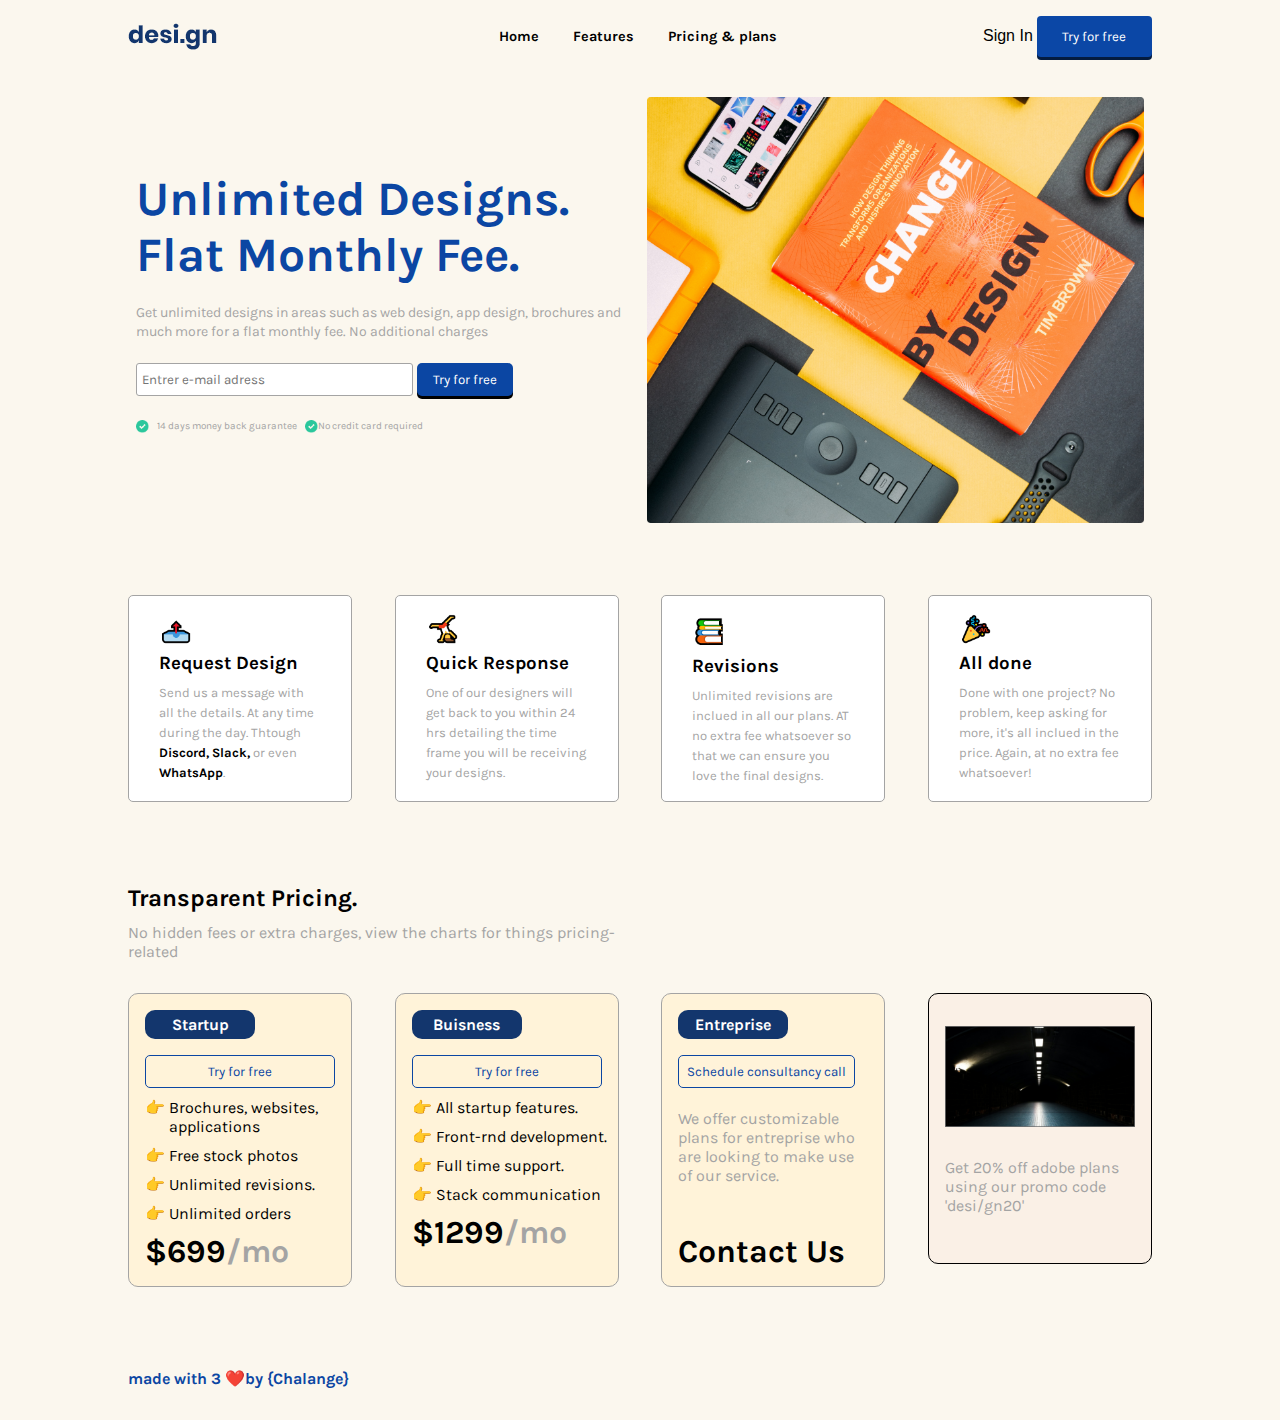
<file: index.html>
<!DOCTYPE html>
<html lang="en">


<head>
    <meta charset="UTF-8">
    <meta http-equiv="X-UA-Compatible" content="IE=edge">
    <meta name="viewport" content="width=device-width, initial-scale=1.0">
    <title>Brief-4</title>
    <link rel="icon" type="image/x-icon" href="images/icone.png">

    <link rel="stylesheet" href="styles/style.css">
</head>

<body>

    <div class="container">
 
        <header>


            <div class="logo"><img src="images/logo.png" alt="img1"></div>
             
            <ul class="head"> 
                <li><a href="#">Home</a></li>
                <li><a href="#">Features</a></li>
                <li><a href="#">Pricing & plans</a></li>
            </ul>


             

            <div class="user">
                <a class="signin" href="#">Sign In</a>
                <input type="submit" value="Try for free" class="bouton">
            </div>


        </header>



        <!--TAREK-->
            <table>
                <tr class="tr">
                    <td class="t1">
                        <h1>Unlimited Designs. <br>Flat Monthly Fee.</h1>
                        <p class="p">Get unlimited designs in areas such as web design, app design,
                            brochures and much more for a flat monthly fee. No additional charges</p>
                        <input type="email" placeholder="Entrer e-mail adress"><input type="submit" value="Try for free"
                            class="try">
                        <div class="cmt">
                            <img src="images/Checkmark.png" alt="Checkmark">
                            <span class="span-TA"> 14 days money back guarantee </span>
                            <img src="images/Checkmark.png" alt="Checkmark">
                            <span> No credit card required</span>
                        </div>
                    </td>
                    <td>
                        <img src="images/BGHero.png" alt="image">
                    </td>
                </tr>
            </table>



        <!-- ~~~~~~~~~~~~~~~ MEhdi ~~~~~~~~~~~~~~~ -->

        <section class="cartes-ME">
            <div class="carte-ME">
                <img src="images/📤.png" alt="icon">
                <h3>Request Design</h3>
                <p>Send us a message with all the details.
                    At any time during the day. Thtough <a href="#">Discord,</a> <a href="#">Slack,</a>
                    or even <a href="#">WhatsApp</a>.
                </p>
            </div>
            <div class="carte-ME">
                <img src="images/🤸.png" alt="icon">
                <h3>Quick Response</h3>
                <p>One of our designers will get back to you within 24 hrs
                    detailing the time frame you will be receiving your designs.
                </p>
            </div>
            <div class="carte-ME">
                <img src="images/📚.png" alt="icon">
                <h3>Revisions</h3>
                <p>Unlimited revisions are inclued in all our plans.
                    AT no extra fee whatsoever so that we can ensure you
                    love the final designs.
                </p>
            </div>
            <div class="carte-ME">
                <img src="images/🎉.png" alt="icon">
                <h3>All done</h3>
                <p>Done with one project? No problem, keep asking for more,
                    it's all inclued in the price.
                    Again, at no extra fee whatsoever!
                </p>
            </div>

        </section>
        <!-- ~~~~~~~~~~~~~~~ MEhdi ~~~~~~~~~~~~~~~ -->

        
        <!-- /* ~~~~~~~~~~~~~~~ Youssef ~~~~~~~~~~~~~~~  */ -->

        <section class="secondSection">
            <div>
                <h2>Transparent Pricing.</h2>
                
                <p class="NoHedden-YO">
                    No hidden fees or extra charges, view the charts for things pricing- <br>
                    related
                </p>
            </div>
            <div class="transparentPricing">
                <div class="transparentPricingCard">
                    <h4>Startup</h4>
                    <button class="btnBlue">Try for free</button>
                    <ul>
                        <li>Brochures, websites, applications</li>
                        <li>Free stock photos</li>
                        <li>Unlimited revisions.</li>
                        <li>Unlimited orders</li>
                    </ul>
                    <label>$699<span>/mo</span></label>
                </div>
                <div class="transparentPricingCard">
                    <h4>Buisness</h4>
                    <button class="btnBlue">Try for free</button>
                    <ul>
                        <li>All startup features.</li>
                        <li>Front-rnd development.</li>
                        <li>Full time support.</li>
                        <li>Stack communication</li>
                    </ul>
                    <label>$1299<span>/mo</span></label>
                </div>
                <div class="transparentPricingCard">
                    <h4>Entreprise</h4>
                    <div class="regle">
                        <button class="btnBlue">Schedule consultancy call</button>
                        <p>
                            We offer customizable plans for entreprise who are looking to make
                            use of our service.
                        </p>
                    </div>

                    <a class="contact-YO" href="contact.html">Contact Us</a>
                </div>
                <div class="transparentPricingCardWithImage">
                    <img src="./images/ads.png" alt="ads">
                    <p>
                        Get 20% off adobe plans using our promo code 'desi/gn20'
                    </p>
                </div>
            </div>
        </section>
        <footer>
            <span>made with 3 ❤️by {Chalange} </span>
        </footer>
        <!-- /* ~~~~~~~~~~~~~~~ Youssef ~~~~~~~~~~~~~~~  */ -->

    </div>

</body>

</html>
</file>
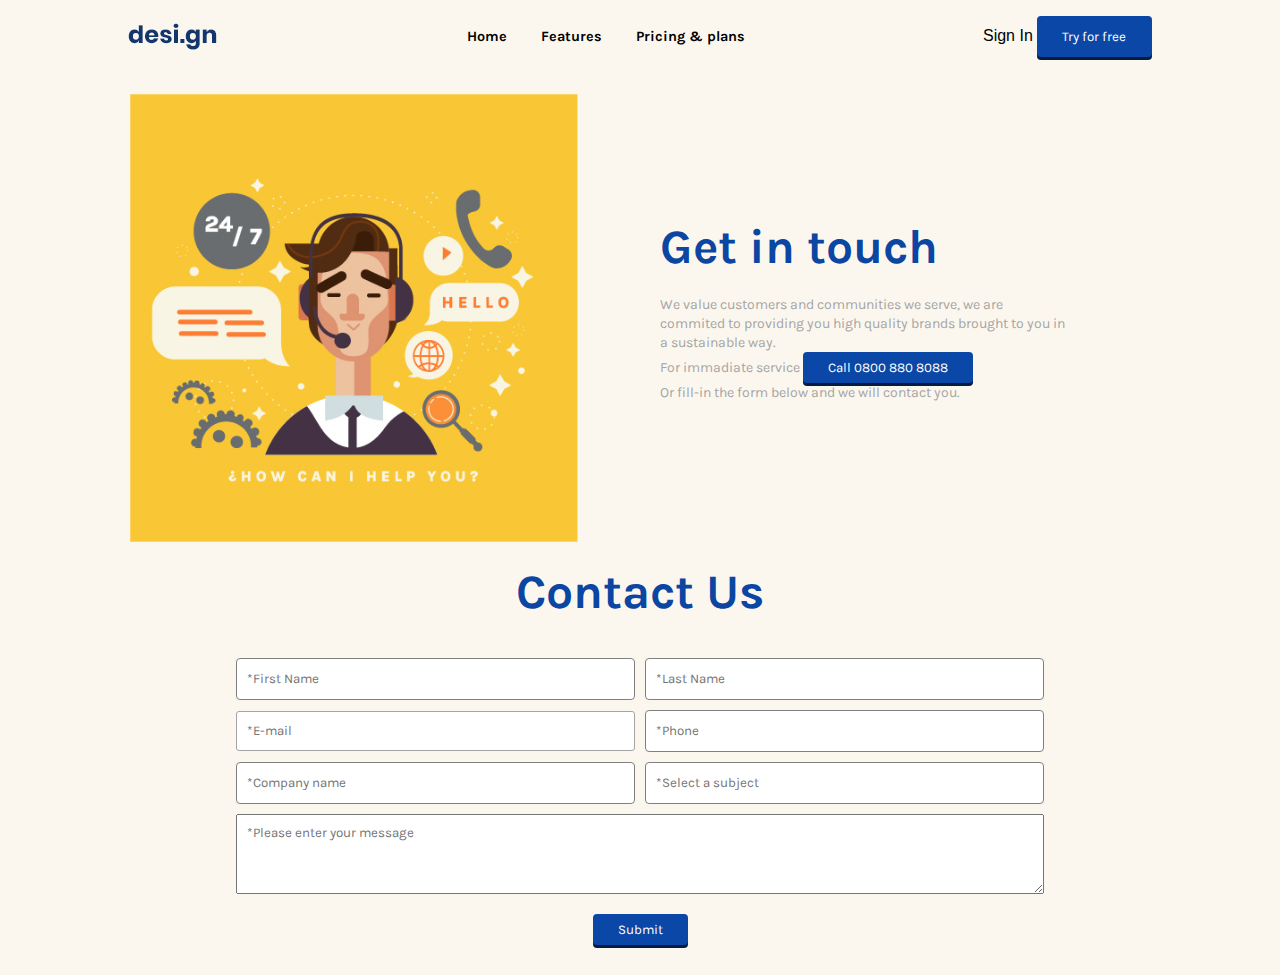
<file: contact.html>
<!DOCTYPE html>
<html lang="en">

<head>
    <meta charset="UTF-8">
    <meta http-equiv="X-UA-Compatible" content="IE=edge">
    <meta name="viewport" content="width=device-width, initial-scale=1.0">
    <title>Brief-4</title>
    <link rel="icon" type="image/x-icon" href="images/icone.png">
    <link rel="stylesheet" href="styles/style_contact.css">
    <link rel="stylesheet" href="styles/style.css">
</head>

<body>
    
    <div class="container">
         <header>
        <a href="index.html"><div class="logo"><img src="images/logo.png" alt="img1"></div></a>
            <ul class="head">
                <li><a href="#">Home</a></li>
                <li><a href="#">Features</a></li>
                <li><a href="#">Pricing & plans</a></li>
            </ul>
        <div class="user">
            <a class="signin" href="#">Sign In</a>
            <input type="submit" value="Try for free" class="bouton">
        </div>
         </header>

          <!--###### inahcauo's code ######-->

          <table class="top">
            <tr>
                <td>
                    <img src="images/contact.jpg" alt="img_contact">
                </td>
                <td class="t1">
                    <h1>Get in touch</h1>
                    <p class="p">We value customers and communities we serve, we are commited to providing you high quality brands brought to you in a 
                      sustainable way. <br>For immadiate service <input type="submit" value="Call 0800 880 8088" class="bouton"><br>
                      Or fill-in the form below and we will contact you.</p>                  
 
                </td>
            </tr>
          </table>


          <!-- ~~~~~~~~~~~~~~ start code abdellah ~~~~~~~~~~~~~~ -->

      <section class="Contact_US-AB">

          <h2 class="titel-AB">Contact Us</h2>
                    
          <div class="tabel-container-1-AB">

            <table class="Tabeld-AB">

                <tr>
                  <td><input type="text" placeholder="*First Name"/></td>
                  <td><input type="text" placeholder="*Last Name"/></td>
                </tr>

              <tr>
                  <td><input type="email" placeholder="*E-mail"/></td>
                  <td><input type="tel" placeholder="*Phone"/></td>
                </tr>

                <tr>
                  <td><input type="text" placeholder="*Company name"/></td>
                  <td><input type="text" placeholder="*Select a subject"/></td>
                </tr>

                <tr>
                  <td   colspan="2"><textarea class="messag-AB"    placeholder="*Please enter your message"></textarea></td>
                </tr>

             </table>

          </div>

          <div class="button-container-AB">
            
            <input type="submit" value="Submit" class="bouton">
             
          </div>


          

          
        </section>


    </div>

</body>

</html>
</file>
<file: styles/style.css>
/*
    RULES :
    1- use (rem) as unity 
    2- write comments

    COLORS:
    1-body background : #FBF7EE
    2-button & big-title (general color ) : #0B46A3
    
    Dimensions:
    1-width cards : 20%
    2-No margin for card just use [ display flex & space between ]

*/


@import url('https://fonts.googleapis.com/css2?family=Karla&display=swap');

:root{
    --WidthCard : 20%;
    --BodyBackground : #FBF7EE;
    --GeneralColor : #0B46A3;
    --pColor : #A4A4A4;
    --backgroundCard : #FFF3D9 ;
}


*{
    margin: 0;
    padding: 0;
    box-sizing: border-box;
    font-family: 'Karla', sans-serif;
}

body{
    background-color: var(--BodyBackground);
}

body .container{
    margin-top: 1rem;
    margin-left: 10%;
    margin-right: 10%;
    width: 80%;
}

header{
    display: flex;
    justify-content: space-between;
    align-items: center;
    margin-bottom: 2rem;
}
header div.logo{
    width: 15%;
}

header .head{
    display: flex;
    justify-content: center;
    align-items: center;
    
    list-style: none;
    font-weight: bold;
}
/* header .head li{
    padding: 4px 10px;
} */

header ul.head li a{
    text-decoration: none;
    color: black;
    transition: 0.5s;
    border-radius: 0.3rem;
    padding: .5rem 1rem;
}
header ul.head li a:hover{
    color: white;
    background-color: #375584;
}
header .head li{
    font-size: 90%;
    margin-right: 2px;
   
}

header a.signin{
    margin-left: -1vw;
    font-family: Verdana, Geneva, Tahoma, sans-serif;
    width: 20%;
    color: black;
    text-decoration: none;
    transition: 0.5s;
}
header a.signin:hover{
    background-color: #3e8e41;
    color: white;
    padding: 0.8vw;
    border-radius: 4px;
    border: none;
    box-shadow: 0 3px #041c40;
    transition: 0.4s;
}
header a.signin:active{
    box-shadow: 0 1px #041c40;
    transform: translateY(3px);
}
input.bouton{
    background-color: #0b47a6;
    color: white;
    padding: 1vw 2vw;
    border-radius: 4px;
    border: none;
    box-shadow: 0 3px #041c40;
    transition: 0.4s;
}
input.bouton:hover{
    background-color: #3e8e41;
}
input.bouton:active{
    box-shadow: 0 1px #041c40;
    transform: translateY(3px);
}
:root{
    --WidthCard : 20%;
    --BodyBackground : #FBF7EE;
    --GeneralColor : #0B46A3;
}


 
/* ~~~~~~~~~~~~~~~~~~~~~~~~~~~~~~~~~~end part asma ~~~~~~~~~~~~~~~~~~~~~~~~~~~~~~~~~~ */


/* ~~~~~~~~~~~~~~~~~~~~~~~~~~~~~~~~~~start part tareck ~~~~~~~~~~~~~~~~~~~~~~~~~~~~~~~~~~ */
img[alt='Checkmark']{
    width: 13px;
    align-items: center;
}
input[type="email"]{
    padding: 8px 120px 8px 5px;
    border-radius: 3px;
    border: 1px solid var(--pColor);
}
.try{
    background-color: var(--GeneralColor);
    color: white;
    border-radius: 4px;
    border: none;
    padding: 9px 16px;
    margin: 4px;
    box-shadow: 0px 3px black;
    border-radius: 5px;
    border: none;
}

.p{
    padding: 20px 0 18px 0;
    line-height: 1.2rem;
    font-size: 14px;
    color: var(--pColor);
}
.cmt{
    font-size: 10px;
    padding: 12px 0px;
    color: var(--pColor);
    display: flex;
    align-items: center;
}
.span-TA{
    padding: 8px;
}
tr td img{
    width: 100%;
}
.tr td{
    width: 50%;
    padding: 6px;
}
.t1{
    padding-right: 60px;
}
h1{
    color: #13366D;
    font-size: 44px;
}

/* ~~~~~~~~~~~~~~~~~~~~~~~~~~~~~~~~~~end part tareck ~~~~~~~~~~~~~~~~~~~~~~~~~~~~~~~~~~ */

/* ~~~~~~~~~~~~~~~~~~~~~~~~~~~~~~~~~~start part mehdi ~~~~~~~~~~~~~~~~~~~~~~~~~~~~~~~~~~ */


 
.cartes-ME{
    display: flex;
    margin-top: 60px;
    justify-content: space-between;
    flex-wrap: wrap;
}
.carte-ME{
    border: 1px solid var(--pColor);
    width: 14rem;
    line-height: 20px;
    background-color: white;
    padding: 15px 30px;
    border-radius: 5px;
    margin-bottom: 50px;
}
.carte-ME h3{
    margin: 4px 0 10px 0;
}
.carte-ME a{
    text-decoration: none;
}
.carte-ME p{
    font-size: small;
    color: var(--pColor);
}
.carte-ME img{
    width: 35px;
}
.carte-ME a{
    color: black;
    font-weight: bold;
}
/* ~~~~~~~~~~~~~~~~~~~~~~~~~~~~~~~~~~end part mehdi ~~~~~~~~~~~~~~~~~~~~~~~~~~~~~~~~~~ */
/* ~~~~~~~~~~~~~~~~~~~~~~~~~~~~~~~~~~start part youssef ~~~~~~~~~~~~~~~~~~~~~~~~~~~~~~~~~~ */
.secondSection{
    margin-top: 2rem;
    display: flex;
    flex-direction: column;
    justify-content: space-between;
    flex-wrap: wrap;
}
.secondSection div p{
    color: var(--pColor);
    margin-top: .7rem;
    margin-bottom: 2rem;
}
h1{
    color: var(--GeneralColor);
    font-size : 3rem;
    font-weight : bold;
}
.transparentPricing{
    display: flex;
    justify-content: space-between;
    flex-wrap: wrap;
}

.transparentPricingCard, .transparentPricingCardWithImage{
    background-color: var(--backgroundCard);
    border: 1px solid var(--pColor);
    border-radius: 10px;
    padding: 1rem;
    height: auto;
    width: 14rem;
}
.transparentPricingCard ul li{
    position: relative;
    list-style: none;
    width: 90%;
    left: 1.5rem;
    margin-bottom: 10px;
}
.transparentPricingCard button, .transparentPricingCardWithImage button{
    margin-top: 1rem;
}
.transparentPricingCard{
    display: flex;
    flex-direction: column;
    margin-bottom: 50px;
}
.transparentPricingCard label{
    color: #000000;
    font-weight: bold;
    font-size: 2rem;
    bottom: 0;
}
.transparentPricingCardWithImage img{
    width: 100%;
    margin: 1rem auto;
}
.transparentPricingCardWithImage{
    height: 75%;
    border: 1px solid black;
    background-color: linen;
}
.transparentPricingCardWithImage p{
    color: var(--pColor);
}
.transparentPricingCard h4{
    background-color: #13366d;
    color: white;
    border-radius: 10px;
    width: 110px;
    padding: 5px;
    text-align: center;

}
.btnBlue{
    border: 1px solid var(--GeneralColor);
    border-radius: 5px;
    color: var(--GeneralColor);
    background-color: transparent;
    padding: .5rem;
    margin-bottom: 10px;
}
.contact{
    margin-top: 3.2rem;
}
.btnBlue:hover {
    border: 1px solid white;
    background-color: var(--GeneralColor);
    color: white;
    font-weight: bold;
    transition: 0.3s;
}

.transparentPricingCard ul li::before{
    content: " 👉";
    position: absolute;
    left: -1.5rem;
}
label span{
    color: var(--pColor);
}
footer span{
    color: var(--GeneralColor);
    font-weight: bold;
}
footer{
    margin-top: 2rem;
    margin-bottom: 2rem;
}
.contact-YO{
    text-decoration: none;
    margin-top: auto;
    color: #000000;
    font-weight: bold;
    font-size: 2rem;
    bottom: 0;
}
.contact-YO:hover{
     color: rebeccapurple;
     text-decoration-line: underline;
}

/* ~~~~~~~~~~~~~~~~~~~~~~~~~~~~~~~~~~end part yessef ~~~~~~~~~~~~~~~~~~~~~~~~~~~~~~~~~~ */


/* ~~~~~~~~~~~~~~~~~~~~~~~~~~~~~~~~~~responsive~~~~~~~~~~~~~~~~~~~~~~~~~~~~~~~~~~ */






@media screen and (max-width: 820px){
    /* ~~~~~~~~~~~~~~~ asmaa ~~~~~~~~~~~~~~~  */

    header{
        display: flex;
        flex-direction: column;
        justify-content: center;
        text-align: center;
    }
    header div.logo{
        width: 50%;
        margin-bottom: 20px;
    }
    header ul.head{
        justify-content: space-between;
    }
    ul.head li{
        font-size: 20px;
        padding: 0px;
    }
    ul.head li a:hover , ul.head li a:active{
        background: none;
        color: black;
    }
    div.user{
        width: 100%;
        display: flex;
        flex-direction: column;
        justify-content: center;
    }
    a.signin{
        width: 100%;
        margin-top: 5%;
        margin-bottom: 10%;
        align-self: center;
        margin-left: 0;
    }
    a.signin:hover{
        background-color: #3e8e41;
        color: white;
        border-radius: 4px;
        border: none;
        box-shadow: 0 3px #041c40;
        transition: 0.4s;
        width: 100%;
    }
    div.user input.trial{
        justify-content: center;
    }


    /* ~~~~~~~~~~~~~~~ Tarek ~~~~~~~~~~~~~~~  */
    h1{
        text-align: center;
        font-size : 2rem;
    }
    p{
        margin-bottom: 1rem;
        text-align: center;
    }
    img[alt='logo']{
        padding-right: 0;
    }
    .t1{
        padding: 0;
    }
   .tr td{
        display: block;
        width: 100%;
    }
    .try{
        padding: 8px 4px;
    }
    input[type="email"]{
        padding: 8px 50px 8px 5px;
        margin-right: .5rem;
    }
/* ~~~~~~~~~~~~~~~ MEhdi ~~~~~~~~~~~~~~~  */
    .cartes-ME{
        flex-direction: column;
        align-items: center;
    }
    .carte-ME{
        margin-bottom: 10px;
        width: 90%;
    }
 
/* ~~~~~~~~~~~~~~~ YOUSSEF ~~~~~~~~~~~~~~~  */
.secondSection{
    flex-direction: column;
    align-items: center;
    width: 100%;
}
.secondSection div h1{
    text-align: center;
    font-size : 2rem;
}
.secondSection div p{
    margin-bottom: 1rem;
    text-align: center;
}
.transparentPricing{
    width: 100%;
    flex-direction: column;
    justify-content: center;
    align-items: center;
}
.transparentPricingCard{
    margin-bottom: 10px;
    width: 90%;
}
.transparentPricingCardWithImage{
    width: 90%;
}
footer{
    text-align: center;
}

}
</file>
<file: styles/style_contact.css>
/*
    RULES :
    1- use (rem) as unity 
    2- write comments

    COLORS:
    1-body background : #FBF7EE
    2-button & big-title (general color ) : #0B46A3
    
    Dimensions:
    1-width cards : 20%
    2-No margin for card just use [ display flex & space between ]

*/


@import url('https://fonts.googleapis.com/css2?family=Karla&display=swap');

:root{
    --WidthCard : 20%;
    --BodyBackground : #FBF7EE;
    --GeneralColor : #0B46A3;
    --pColor : #A4A4A4;
    --backgroundCard : #FFF3D9 ;
}

 
*{
    margin: 0;
    padding: 0;
    box-sizing: border-box;
    font-family: 'Karla', sans-serif;
}

body{
    background-color: var(--BodyBackground);
}

body .container{
    margin-top: 1rem;
    margin-left: 10%;
    margin-right: 10%;
    width: 80%;
}


/*~~~~~~~~~~~~~~~~~~~~~~~~~~~~~~~~~~~~tarek~~~~~~~~~~~~~~~~~~~~~~~~~~~~~~~~~~~~*/

img[alt='img_contact']{
    width: 35vw;
}
.top{
    padding: .2rem 0 1rem 0;
}
.top td{
    padding-right: 5rem;
}
h1{
    color: var(--GeneralColor);
}
.p{
    margin: 0px;
    line-height: 30px;
}
input{
    padding: 20px;
    border-radius: 4px;
    border: 1px solid gray;
}
.t1 .p .bouton {
    background-color: #0b47a6;
    color: white;
    padding: 8px 25px;
    border-radius: 4px;
    border: none;
    box-shadow: 0 3px #041c40;
    transition: 0.4s;
}
.bouton :hover{
    background-color: #3e8e41;
}
.t1 .p .bouton :active{
    box-shadow: 0 1px #041c40;
    transform: translateY(3px);
}


/*~~~~~~~~~~~~~~~~~~~~~~~~~~~~~~~~~~~~abdellah~~~~~~~~~~~~~~~~~~~~~~~~~~~~~~~~~~~~*/

 

 
 
 

.titel-AB{
    color: var(--GeneralColor);
    font-size: 3rem;
}

.Contact_US-AB h2{
    text-align: center;
}

.Contact_US-AB .Tabeld-AB{
    margin-top: 2rem;
    margin-left: auto;
    margin-right: auto;
    width: 80%;
}


.Contact_US-AB .Tabeld-AB td{
    padding: .25rem;
    width: 45%;
}



.Contact_US-AB .Tabeld-AB td input{
      width: 100%;
      height: 2.5rem;
      padding-left: 10px;
}

.Contact_US-AB .Tabeld-AB  td .messag-AB{
    height: 5rem;
    width: 100%;
    padding-left: 10px;
    padding-top: 10px;
}

.Contact_US-AB .button-container-AB{
    display: flex;
    align-items: center;
    justify-content: center;
    padding-top: 10px;
    padding-bottom: 30px;

}



.Contact_US-AB .bouton{
    background-color: #0b47a6;
    color: white;
    padding: 8px 25px;
    border-radius: 4px;
    border: none;
    box-shadow: 0 3px #041c40;
    transition: 0.4s;
}
.Contact_US-AB .bouton:hover{
    background-color: #3e8e41;
}
.Contact_US-AB .bouton:active{
    box-shadow: 0 1px #041c40;
    transform: translateY(3px);
}



/*~~~~~~~~~~~~~~~~~~~~~~~~~~~~~~~~~~~~ responsive  abdellah & tarek*/

@media only screen and (max-width: 820px){
    /* tarek*/
    .top td{
        display: block;
    }
    img[alt='img_contact']{
        width: 100%;
    }

    /* abdellah*/
 
 

    .Contact_US-AB .Tabeld-AB{
        width: 100%;
    }

    .Contact_US-AB .Tabeld-AB td{
        width: 100%;
        display: block;
    }

}
</file>
